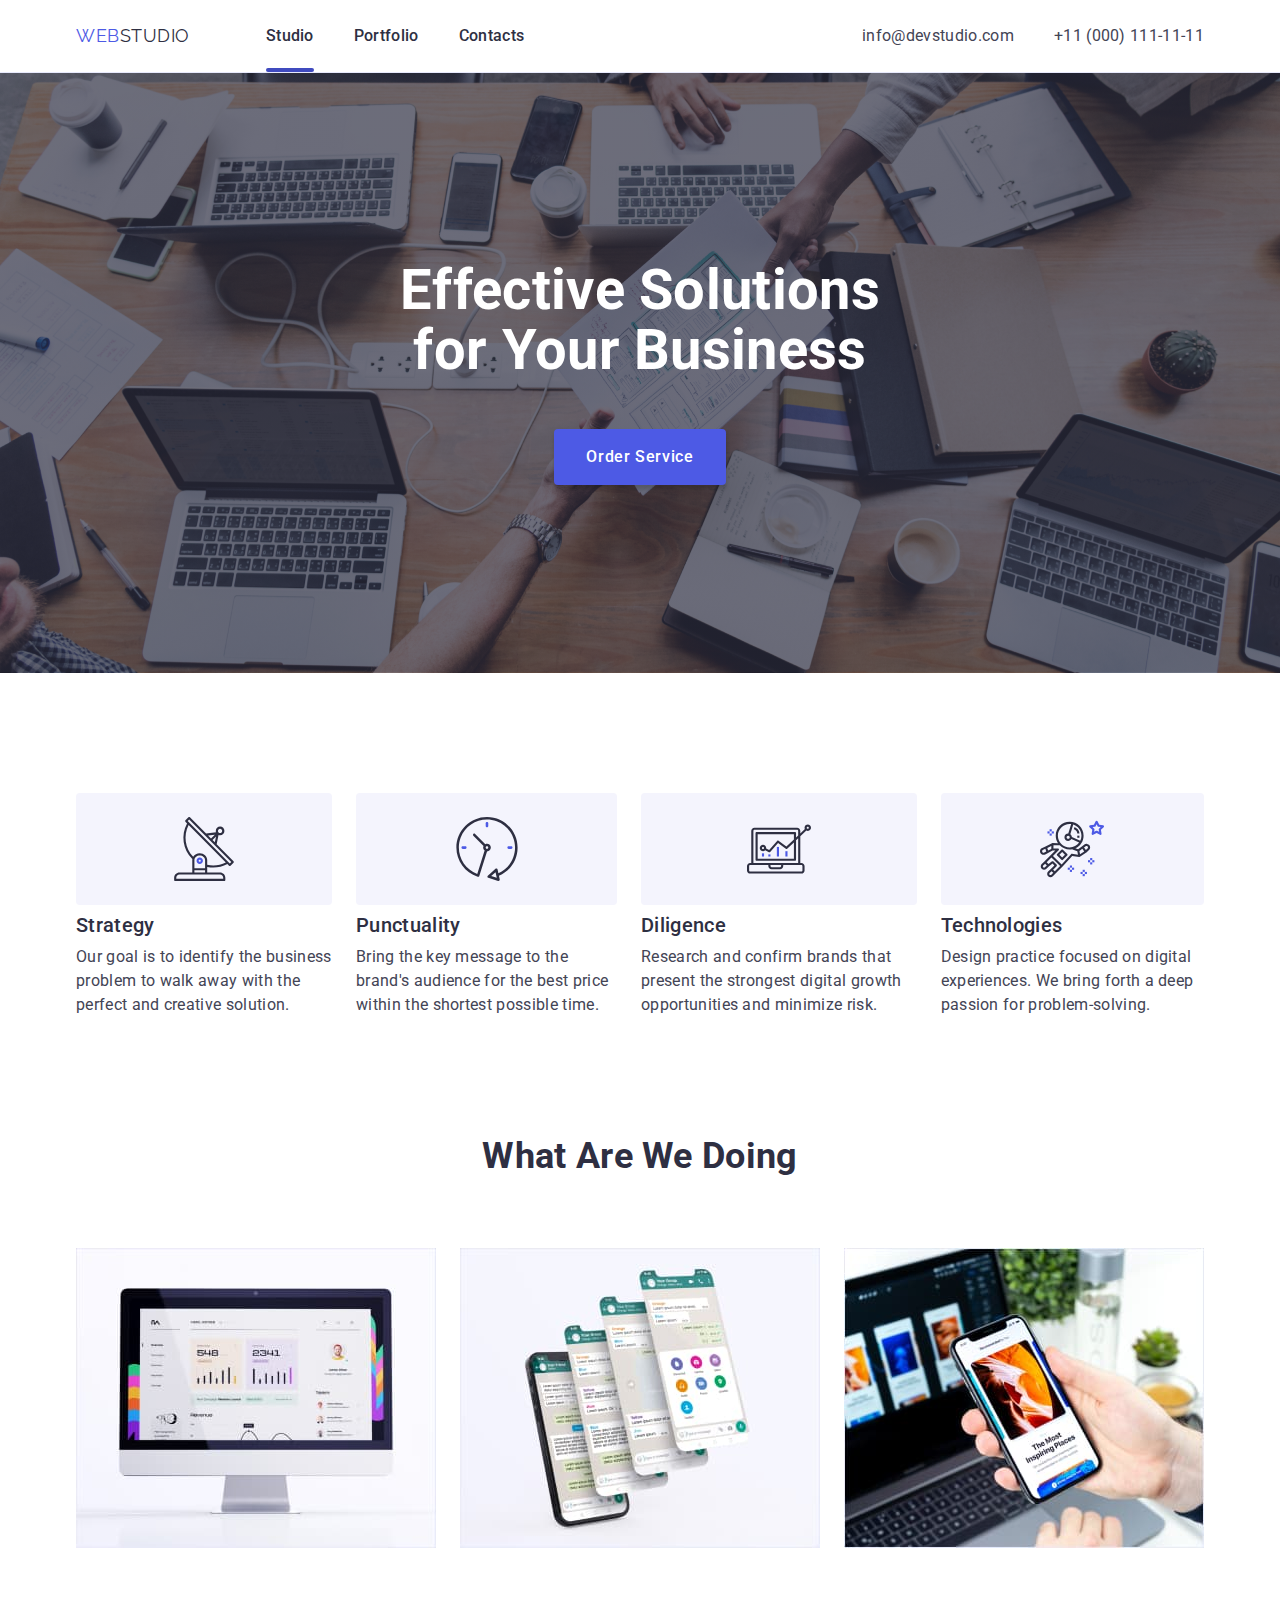
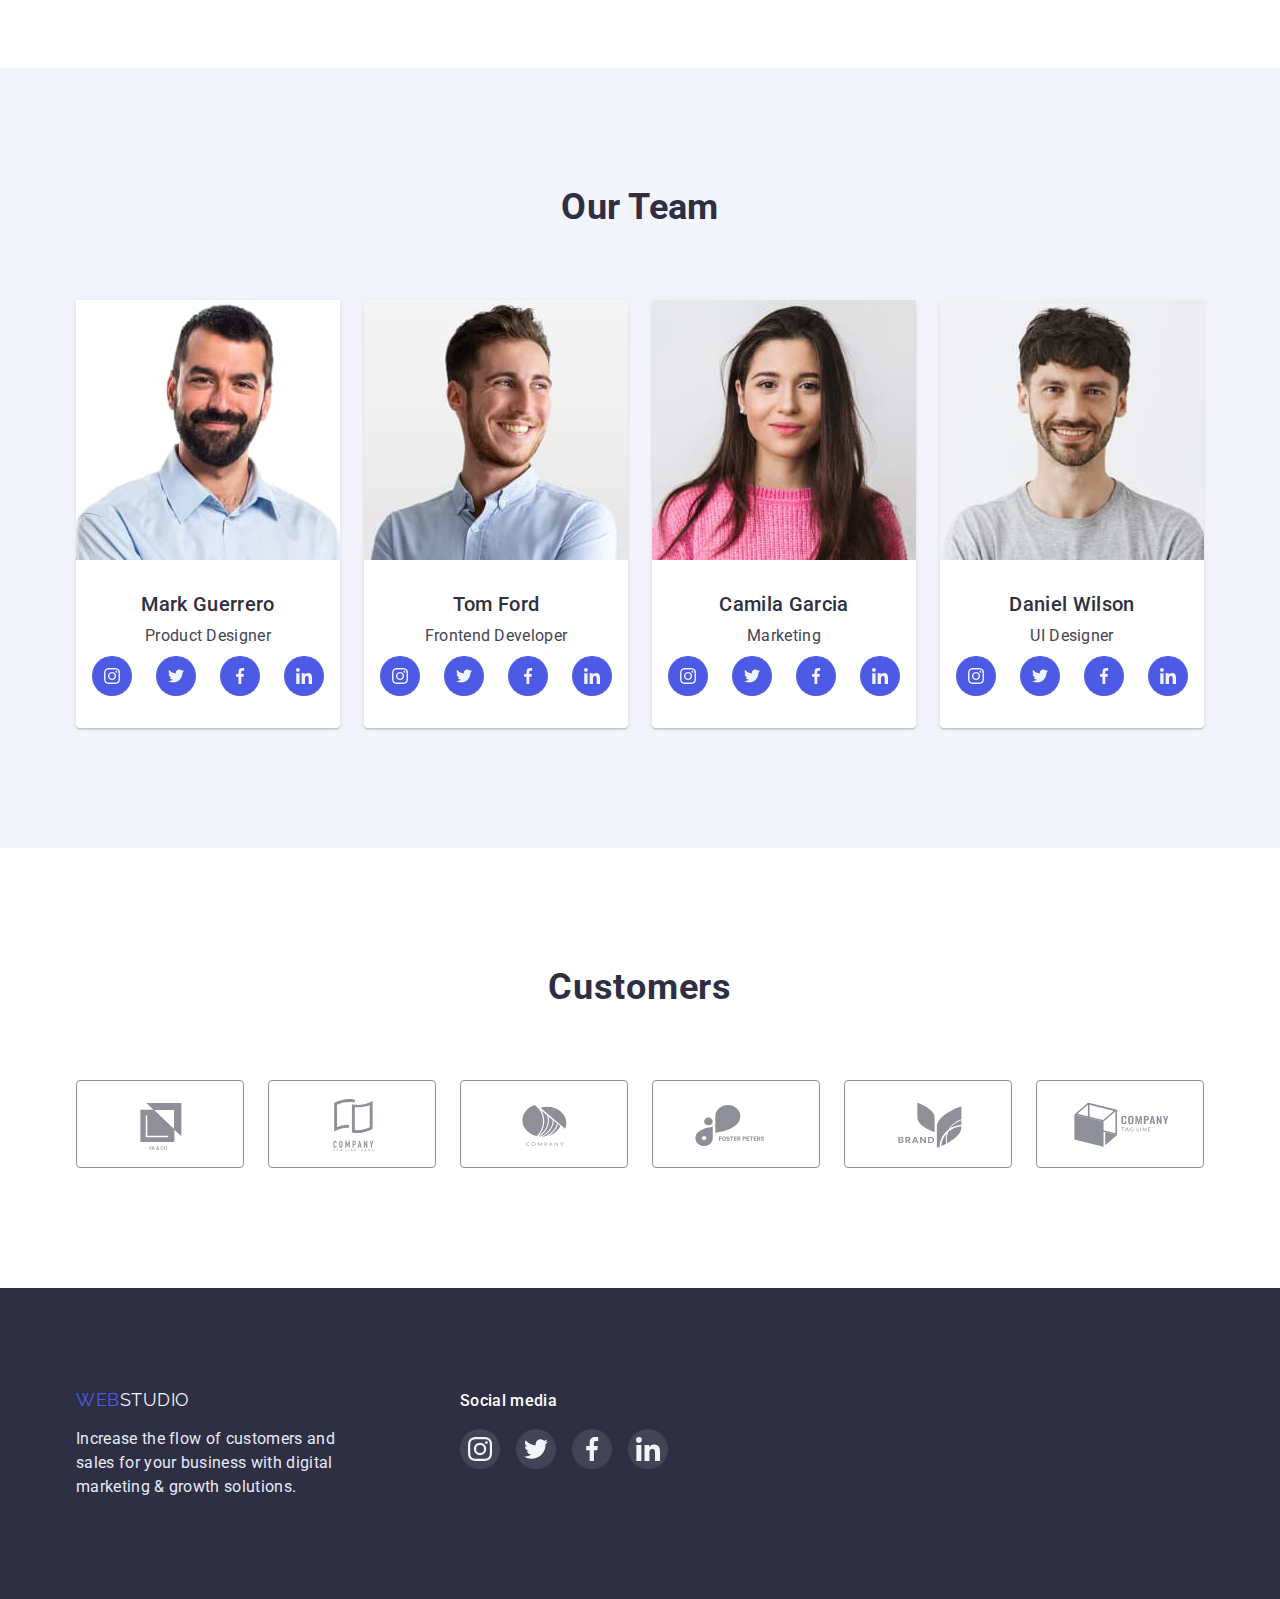
<file: index.html>
<!DOCTYPE html>
<html lang="en">
  <head>
    <meta charset="UTF-8" />
    <meta http-equiv="X-UA-Compatible" content="IE=edge" />
    <meta name="viewport" content="width=device-width, initial-scale=1.0" />
    <title>Studio</title>
    <link rel="preconnect" href="https://fonts.googleapis.com" />
    <link rel="preconnect" href="https://fonts.gstatic.com" crossorigin />
    <link
      href="https://fonts.googleapis.com/css2?family=Raleway:wght@800&family=Roboto:wght@400;500;700;900&display=swap"
      rel="stylesheet"
    />
    <link
      rel="stylesheet"
      href="https://cdn.jsdelivr.net/npm/modern-normalize@1.1.0/modern-normalize.min.css"
    />
    <link
      rel="stylesheet"
      href="https://cdnjs.cloudflare.com/ajax/libs/animate.css/4.1.1/animate.min.css"
    />
    <link href="https://unpkg.com/aos@2.3.1/dist/aos.css" rel="stylesheet" />
    <link rel="stylesheet" href="./css/styles.css" />
  </head>
  <body>
    <!-- Header -->
    <header class="header">
      <div class="container header-box">
        <!-- Navigation -->
        <nav class="navigation">
          <a href="./index.html" class="logo"
            >Web<span class="logo-header">Studio</span></a
          >
          <ul class="menu list">
            <li class="menu-item">
              <a href="./index.html" class="menu-link nav-index">Studio</a>
            </li>
            <li class="menu-item">
              <a href="./portfolio.html" class="menu-link">Portfolio</a>
            </li>
            <li class="menu-item">
              <a href="#" class="menu-link">Contacts</a>
            </li>
          </ul>
        </nav>
        <!-- Contacts -->
        <address class="contacts-box">
          <ul class="contacts list">
            <li class="contacts-item">
              <a href="mailto:info@devstudio.com" class="contacts-link"
                >info@devstudio.com</a
              >
            </li>
            <li class="contacts-item">
              <a href="tel:+110001111111" class="contacts-link"
                >+11 (000) 111-11-11</a
              >
            </li>
          </ul>
        </address>
      </div>
    </header>
    <main>
      <!-- Hero -->
      <section class="hero">
        <div class="container">
          <h1 class="hero-title">Effective Solutions for Your Business</h1>
          <button data-modal-open type="button" class="button hero-btn">
            Order Service
          </button>
        </div>
      </section>
      <!-- Features -->
      <section class="section features">
        <div class="container">
          <h2 class="section-title visually-hidden">Our Features</h2>
          <ul class="features-list list">
            <li class="features-list-item icon-antenna">
              <h3 class="features-list-title">Strategy</h3>
              <p class="features-list-text">
                Our goal is to identify the business problem to walk away with
                the perfect and creative solution.
              </p>
            </li>
            <li class="features-list-item icon-clock">
              <h3 class="features-list-title">Punctuality</h3>
              <p class="features-list-text">
                Bring the key message to the brand's audience for the best price
                within the shortest possible time.
              </p>
            </li>
            <li class="features-list-item icon-diagram">
              <h3 class="features-list-title">Diligence</h3>
              <p class="features-list-text">
                Research and confirm brands that present the strongest digital
                growth opportunities and minimize risk.
              </p>
            </li>
            <li class="features-list-item icon-astronaut">
              <h3 class="features-list-title">Technologies</h3>
              <p class="features-list-text">
                Design practice focused on digital experiences. We bring forth a
                deep passion for problem-solving.
              </p>
            </li>
          </ul>
        </div>
      </section>
      <!-- Work -->
      <section class="section work">
        <div class="container">
          <h2 class="section-title">What are we doing</h2>
          <ul class="work-list list">
            <li class="work-list-item">
              <img
                src="./images/monitor.jpg"
                alt="monitor"
                width="360"
                height="300"
              />
            </li>
            <li class="work-list-item">
              <img
                src="./images/telephone.jpg"
                alt="cellphone"
                width="360"
                height="300"
              />
            </li>
            <li class="work-list-item">
              <img
                src="./images/application.jpg"
                alt="laptop and cellphone"
                width="360"
                height="300"
              />
            </li>
          </ul>
        </div>
      </section>
      <!-- Our Team -->
      <section class="section team">
        <div class="container">
          <h2 class="section-title">Our Team</h2>
          <ul class="team-list list">
            <li class="team-list-item">
              <img
                src="./images/MarkGuerrero.jpg"
                alt="middle-aged man with beard"
                width="264"
                height="260"
              />
              <div class="team-desc">
                <h3 class="team-list-title">Mark Guerrero</h3>
                <p class="team-list-text">Product Designer</p>

                <ul class="team-soc-list list">
                  <li class="team-soc-item">
                    <a href="" class="team-soc-link link"
                      ><svg width="16" height="16" class="team-soc-icon">
                        <use
                          href="./images/svg-icons/icons.svg#icon-instagram"
                        ></use>
                      </svg>
                    </a>
                  </li>
                  <li class="team-soc-item">
                    <a href="" class="team-soc-link link"
                      ><svg width="16" height="16" class="team-soc-icon">
                        <use
                          href="./images/svg-icons/icons.svg#icon-twitter"
                        ></use>
                      </svg>
                    </a>
                  </li>
                  <li class="team-soc-item">
                    <a href="" class="team-soc-link link"
                      ><svg width="16" height="16" class="team-soc-icon">
                        <use
                          href="./images/svg-icons/icons.svg#icon-facebook"
                        ></use>
                      </svg>
                    </a>
                  </li>
                  <li class="team-soc-item">
                    <a href="" class="team-soc-link link"
                      ><svg width="16" height="16" class="team-soc-icon">
                        <use
                          href="./images/svg-icons/icons.svg#icon-linkedin"
                        ></use>
                      </svg>
                    </a>
                  </li>
                </ul>
              </div>
            </li>
            <li class="team-list-item">
              <img
                src="./images/TomFord.jpg"
                alt="young smiling man in shirt"
                width="264"
                height="260"
              />
              <div class="team-desc">
                <h3 class="team-list-title">Tom Ford</h3>
                <p class="team-list-text">Frontend Developer</p>

                <ul class="team-soc-list list">
                  <li class="team-soc-item">
                    <a href="" class="team-soc-link link"
                      ><svg width="16" height="16" class="team-soc-icon">
                        <use
                          href="./images/svg-icons/icons.svg#icon-instagram"
                        ></use>
                      </svg>
                    </a>
                  </li>
                  <li class="team-soc-item">
                    <a href="" class="team-soc-link link"
                      ><svg width="16" height="16" class="team-soc-icon">
                        <use
                          href="./images/svg-icons/icons.svg#icon-twitter"
                        ></use>
                      </svg>
                    </a>
                  </li>
                  <li class="team-soc-item">
                    <a href="" class="team-soc-link link"
                      ><svg width="16" height="16" class="team-soc-icon">
                        <use
                          href="./images/svg-icons/icons.svg#icon-facebook"
                        ></use>
                      </svg>
                    </a>
                  </li>
                  <li class="team-soc-item">
                    <a href="" class="team-soc-link link"
                      ><svg width="16" height="16" class="team-soc-icon">
                        <use
                          href="./images/svg-icons/icons.svg#icon-linkedin"
                        ></use>
                      </svg>
                    </a>
                  </li>
                </ul>
              </div>
            </li>
            <li class="team-list-item">
              <img
                src="./images/CamilaGarcia.jpg"
                alt="young girl in a pink sweater"
                width="264"
                height="260"
              />
              <div class="team-desc">
                <h3 class="team-list-title">Camila Garcia</h3>
                <p class="team-list-text">Marketing</p>

                <ul class="team-soc-list list">
                  <li class="team-soc-item">
                    <a href="" class="team-soc-link link"
                      ><svg width="16" height="16" class="team-soc-icon">
                        <use
                          href="./images/svg-icons/icons.svg#icon-instagram"
                        ></use>
                      </svg>
                    </a>
                  </li>
                  <li class="team-soc-item">
                    <a href="" class="team-soc-link link"
                      ><svg width="16" height="16" class="team-soc-icon">
                        <use
                          href="./images/svg-icons/icons.svg#icon-twitter"
                        ></use>
                      </svg>
                    </a>
                  </li>
                  <li class="team-soc-item">
                    <a href="" class="team-soc-link link"
                      ><svg width="16" height="16" class="team-soc-icon">
                        <use
                          href="./images/svg-icons/icons.svg#icon-facebook"
                        ></use>
                      </svg>
                    </a>
                  </li>
                  <li class="team-soc-item">
                    <a href="" class="team-soc-link link"
                      ><svg width="16" height="16" class="team-soc-icon">
                        <use
                          href="./images/svg-icons/icons.svg#icon-linkedin"
                        ></use>
                      </svg>
                    </a>
                  </li>
                </ul>
              </div>
            </li>
            <li class="team-list-item">
              <img
                src="./images/DanielWilson.jpg"
                alt="young smiling man in t-shirt"
                width="264"
                height="260"
              />
              <div class="team-desc">
                <h3 class="team-list-title">Daniel Wilson</h3>
                <p class="team-list-text">UI Designer</p>

                <ul class="team-soc-list list">
                  <li class="team-soc-item">
                    <a href="" class="team-soc-link link"
                      ><svg width="16" height="16" class="team-soc-icon">
                        <use
                          href="./images/svg-icons/icons.svg#icon-instagram"
                        ></use>
                      </svg>
                    </a>
                  </li>
                  <li class="team-soc-item">
                    <a href="" class="team-soc-link link"
                      ><svg width="16" height="16" class="team-soc-icon">
                        <use
                          href="./images/svg-icons/icons.svg#icon-twitter"
                        ></use>
                      </svg>
                    </a>
                  </li>
                  <li class="team-soc-item">
                    <a href="" class="team-soc-link link"
                      ><svg width="16" height="16" class="team-soc-icon">
                        <use
                          href="./images/svg-icons/icons.svg#icon-facebook"
                        ></use>
                      </svg>
                    </a>
                  </li>
                  <li class="team-soc-item">
                    <a href="" class="team-soc-link link"
                      ><svg width="16" height="16" class="team-soc-icon">
                        <use
                          href="./images/svg-icons/icons.svg#icon-linkedin"
                        ></use>
                      </svg>
                    </a>
                  </li>
                </ul>
              </div>
            </li>
          </ul>
        </div>
      </section>
      <!-- Section Customers -->
      <section class="section customers">
        <div class="container">
          <h2 class="section-title">Customers</h2>

          <ul class="customers-list list">
            <li class="customers-item">
              <a href="" class="customers-link link"
                ><svg width="104" height="56" class="customers-icon">
                  <use href="./images/svg-icons/icons.svg#icon-yaco"></use>
                </svg>
              </a>
            </li>
            <li class="customers-item">
              <a href="" class="customers-link link"
                ><svg width="104" height="56" class="customers-icon">
                  <use
                    href="./images/svg-icons/icons.svg#icon-company-tagline-here"
                  ></use>
                </svg>
              </a>
            </li>
            <li class="customers-item">
              <a href="" class="customers-link link"
                ><svg width="104" height="56" class="customers-icon">
                  <use href="./images/svg-icons/icons.svg#icon-company"></use>
                </svg>
              </a>
            </li>
            <li class="customers-item">
              <a href="" class="customers-link link"
                ><svg width="104" height="56" class="customers-icon">
                  <use
                    href="./images/svg-icons/icons.svg#icon-foster-peters"
                  ></use>
                </svg>
              </a>
            </li>
            <li class="customers-item">
              <a href="" class="customers-link link"
                ><svg width="104" height="56" class="customers-icon">
                  <use href="./images/svg-icons/icons.svg#icon-brand"></use>
                </svg>
              </a>
            </li>
            <li class="customers-item">
              <a href="" class="customers-link link"
                ><svg width="104" height="56" class="customers-icon">
                  <use
                    href="./images/svg-icons/icons.svg#icon-company-tagline"
                  ></use>
                </svg>
              </a>
            </li>
          </ul>
        </div>
      </section>
    </main>
    <!-- Footer-->
    <footer class="footer">
      <div class="container footer-box">
        <div class="footer-desc">
          <a href="./index.html" class="logo"
            >Web<span class="logo-footer">Studio</span></a
          >
          <p class="footer-text">
            Increase the flow of customers and sales for your business with
            digital marketing & growth solutions.
          </p>
        </div>
        <!-- Social -->
        <div class="social-links">
          <h4 class="social-list-title">Social media</h4>
          <ul class="social-list list">
            <li class="social-list-item">
              <a class="social-list-link" href="#" aria-label="instagram">
                <svg class="social-list-icon" width="24" height="24">
                  <use
                    href="./images/svg-icons/icons.svg#icon-footer-instagram"
                  ></use>
                </svg>
              </a>
            </li>
            <li class="social-list-item">
              <a class="social-list-link" href="#" aria-label="twitter">
                <svg class="social-list-icon" width="24" height="24">
                  <use
                    href="./images/svg-icons/icons.svg#icon-footer-twitter"
                  ></use>
                </svg>
              </a>
            </li>
            <li class="social-list-item">
              <a class="social-list-link" href="#" aria-label="facebook">
                <svg class="social-list-icon" width="24" height="24">
                  <use
                    href="./images/svg-icons/icons.svg#icon-footer-facebook"
                  ></use>
                </svg>
              </a>
            </li>
            <li class="social-list-item">
              <a class="social-list-link" href="#" aria-label="linkedin">
                <svg class="social-list-icon" width="24" height="24">
                  <use
                    href="./images/svg-icons/icons.svg#icon-footer-linkedin"
                  ></use>
                </svg>
              </a>
            </li>
          </ul>
        </div>
      </div>
    </footer>

    <div class="backdrop is-hidden" data-modal>
      <div class="modal">
        <button type="button" class="modal-close" data-modal-close>
          <svg class="modal-svg" width="8" height="8">
            <use
              href="./images/svg-icons/close.svg#icon-close-black-18dp-2-1"
            ></use>
          </svg>
        </button>
      </div>
    </div>
    <!-- Scripts -->
    <script src="https://unpkg.com/aos@2.3.1/dist/aos.js"></script>
    <script>
      AOS.init();
    </script>
    <script src="./js/modal.js"></script>
  </body>
</html>
</file>
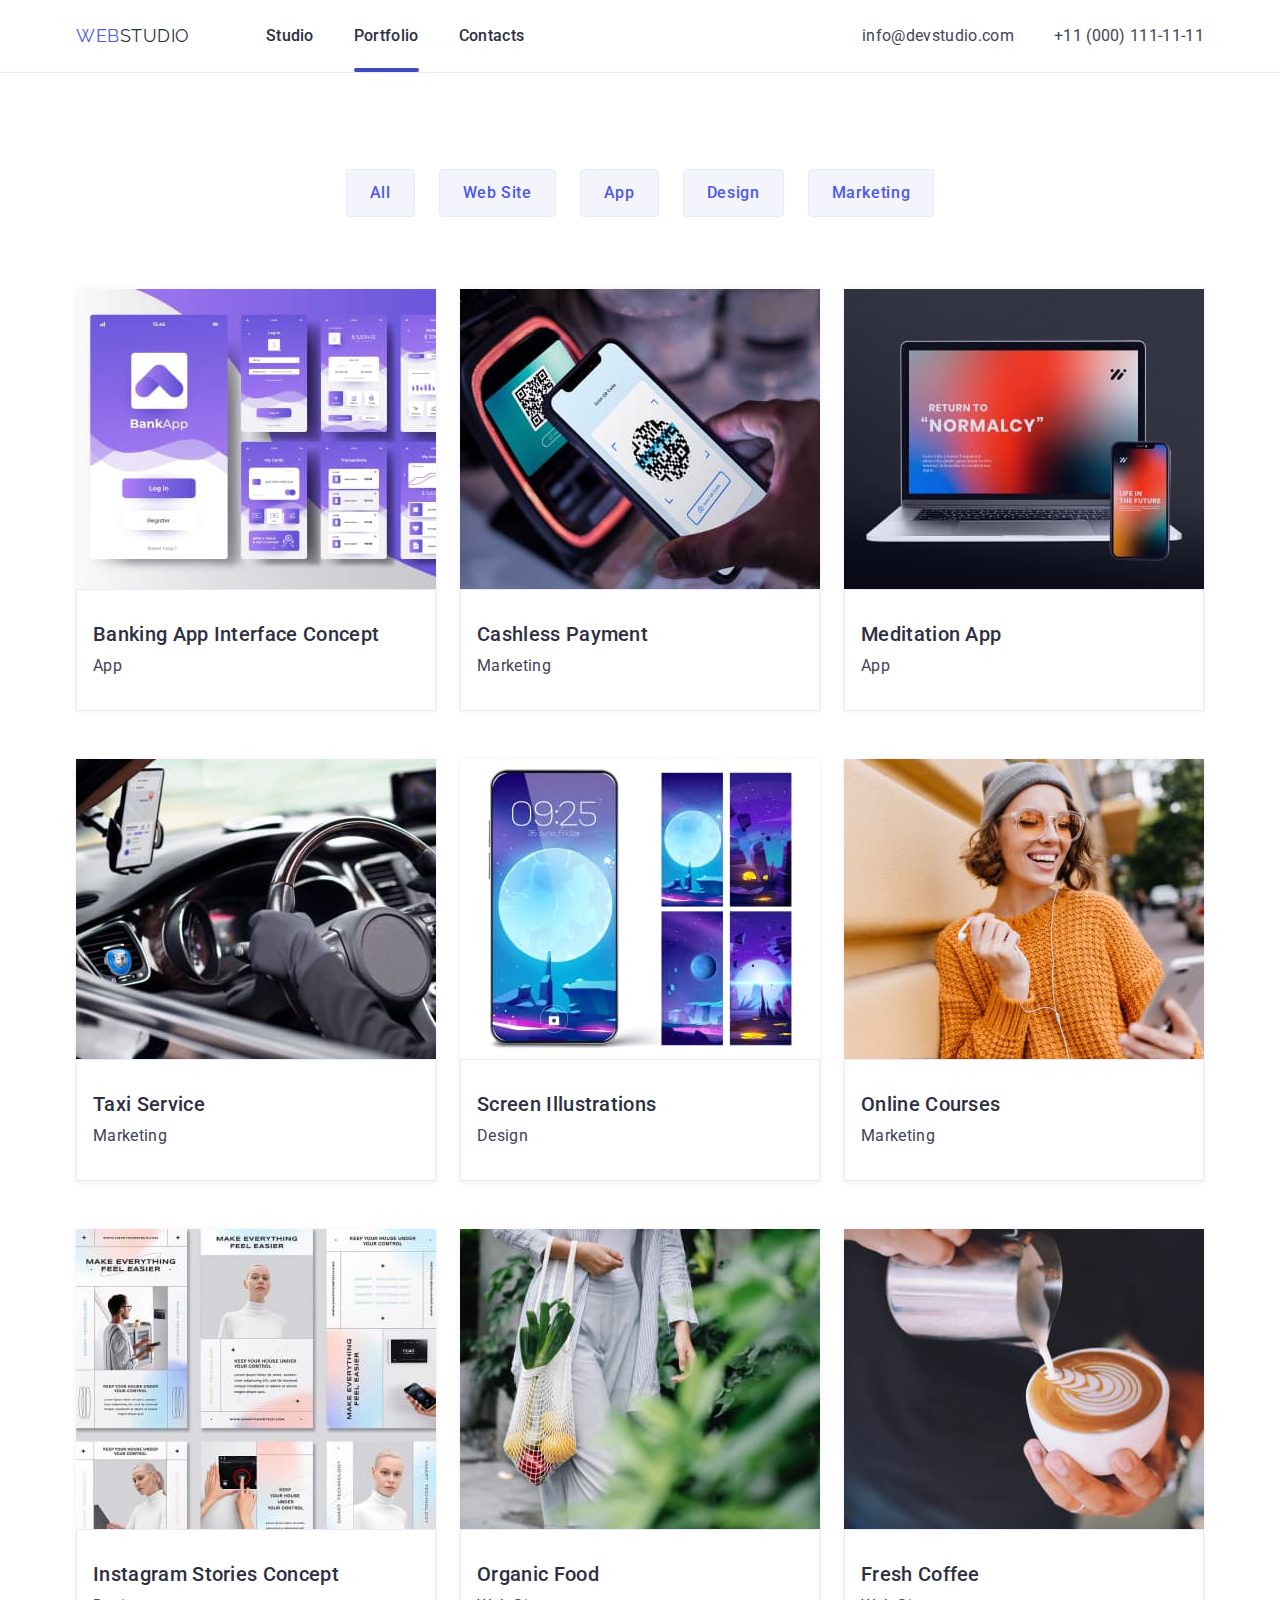
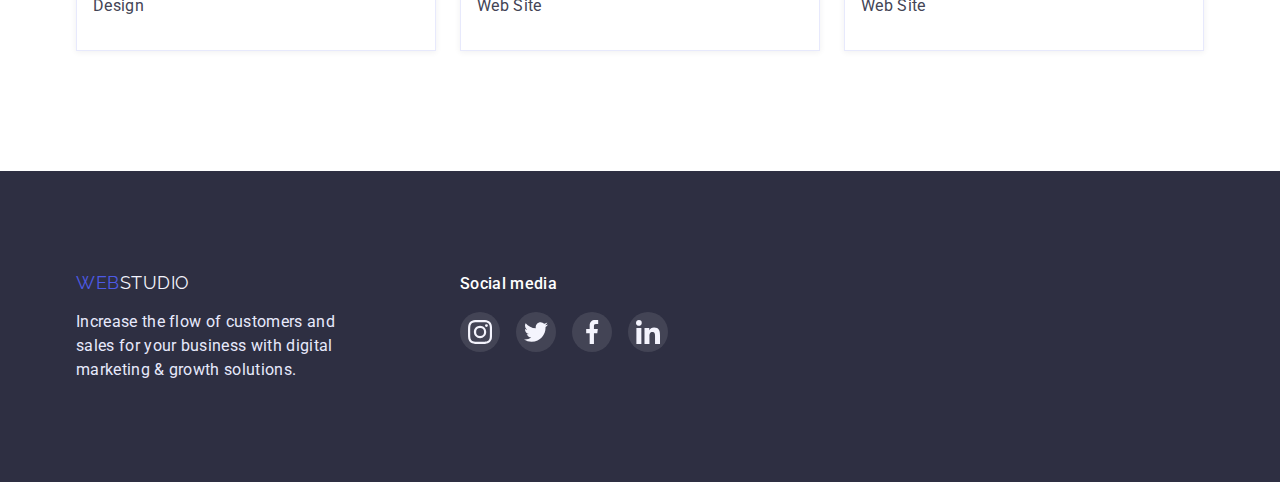
<file: portfolio.html>
<!DOCTYPE html>
<html lang="en">
  <head>
    <meta charset="UTF-8" />
    <meta http-equiv="X-UA-Compatible" content="IE=edge" />
    <meta name="viewport" content="width=device-width, initial-scale=1.0" />
    <title>Portfolio</title>
    <link rel="preconnect" href="https://fonts.googleapis.com" />
    <link rel="preconnect" href="https://fonts.gstatic.com" crossorigin />
    <link
      href="https://fonts.googleapis.com/css2?family=Raleway:wght@800&family=Roboto:wght@400;500;700;900&display=swap"
      rel="stylesheet"
    />
    <link
      rel="stylesheet"
      href="https://cdn.jsdelivr.net/npm/modern-normalize@1.1.0/modern-normalize.min.css"
    />
    <link rel="stylesheet" href="./css/styles.css" />
  </head>
  <body>
    <!-- Header -->
    <header class="header">
      <div class="container header-box">
        <!-- Navigation -->
        <nav class="navigation">
          <a href="./index.html" class="logo"
            >Web<span class="logo-header">Studio</span></a
          >
          <ul class="menu list">
            <li class="menu-item">
              <a href="./index.html" class="menu-link">Studio</a>
            </li>
            <li class="menu-item">
              <a href="./portfolio.html" class="menu-link nav-index"
                >Portfolio</a
              >
            </li>
            <li class="menu-item">
              <a href="#" class="menu-link">Contacts</a>
            </li>
          </ul>
        </nav>
        <!-- Contacts -->
        <address class="contacts-box">
          <ul class="contacts list">
            <li class="contacts-item">
              <a href="mailto:info@devstudio.com" class="contacts-link"
                >info@devstudio.com</a
              >
            </li>
            <li class="contacts-item">
              <a href="tel:+110001111111" class="contacts-link"
                >+11 (000) 111-11-11</a
              >
            </li>
          </ul>
        </address>
      </div>
    </header>
    <main>
      <!--Portfolio-->
      <section class="section portfolio">
        <div class="container">
          <h1 class="portfolio-title visually-hidden">Portfolio</h1>
          <!-- Buttons -->
          <ul class="filter list">
            <li class="filter-item">
              <button type="button" class="button filter-btn">All</button>
            </li>
            <li class="filter-item">
              <button type="button" class="button filter-btn">Web Site</button>
            </li>
            <li class="filter-item">
              <button type="button" class="button filter-btn">App</button>
            </li>
            <li class="filter-item">
              <button type="button" class="button filter-btn">Design</button>
            </li>
            <li class="filter-item">
              <button type="button" class="button filter-btn">Marketing</button>
            </li>
          </ul>
          <!-- Portfolio list -->
          <ul class="portfolio-list list">
            <li class="portfolio-list-item">
              <a class="portfolio-item link" href="">
                <div class="portfolio-item-img-wrapper">
                  <img
                    src="./images/portfolio_img/bank.jpg"
                    alt="Banking App"
                    width="360"
                    height="300"
                  />
                  <p class="overlay">
                    14 Stylish and User-Friendly App Design Concepts · Task
                    Manager App · Calorie Tracker App · Exotic Fruit Ecommerce
                    App · Cloud Storage App
                  </p>
                </div>
                <div class="wrapper">
                  <h2 class="portfolio-list-title">
                    Banking App Interface Concept
                  </h2>
                  <p class="portfolio-list-text">App</p>
                </div>
              </a>
            </li>
            <li class="portfolio-list-item">
              <a class="portfolio-item link" href="">
                <div class="portfolio-item-img-wrapper">
                  <img
                    src="./images/portfolio_img/payment.jpg"
                    alt="mobile phone is reading QR code"
                    width="360"
                    height="300"
                  />
                  <p class="overlay">
                    14 Stylish and User-Friendly App Design Concepts · Task
                    Manager App · Calorie Tracker App · Exotic Fruit Ecommerce
                    App · Cloud Storage App
                  </p>
                </div>
                <div class="wrapper">
                  <h2 class="portfolio-list-title">Cashless Payment</h2>
                  <p class="portfolio-list-text">Marketing</p>
                </div>
              </a>
            </li>
            <li class="portfolio-list-item">
              <a class="portfolio-item link" href="">
                <div class="portfolio-item-img-wrapper">
                  <img
                    src="./images/portfolio_img/app.jpg"
                    alt="laptop and cellphone"
                    width="360"
                    height="300"
                  />
                  <p class="overlay">
                    14 Stylish and User-Friendly App Design Concepts · Task
                    Manager App · Calorie Tracker App · Exotic Fruit Ecommerce
                    App · Cloud Storage App
                  </p>
                </div>
                <div class="wrapper">
                  <h2 class="portfolio-list-title">Meditation App</h2>
                  <p class="portfolio-list-text">App</p>
                </div>
              </a>
            </li>
            <li class="portfolio-list-item">
              <a class="portfolio-item link" href="">
                <div class="portfolio-item-img-wrapper">
                  <img
                    src="./images/portfolio_img/taxi.jpg"
                    alt="a person driving a car"
                    width="360"
                    height="300"
                  />
                  <p class="overlay">
                    14 Stylish and User-Friendly App Design Concepts · Task
                    Manager App · Calorie Tracker App · Exotic Fruit Ecommerce
                    App · Cloud Storage App
                  </p>
                </div>
                <div class="wrapper">
                  <h2 class="portfolio-list-title">Taxi Service</h2>
                  <p class="portfolio-list-text">Marketing</p>
                </div>
              </a>
            </li>
            <li class="portfolio-list-item">
              <a class="portfolio-item link" href="">
                <div class="portfolio-item-img-wrapper">
                  <img
                    src="./images/portfolio_img/screen.jpg"
                    alt="Screen Illustrations"
                    width="360"
                    height="300"
                  />
                  <p class="overlay">
                    14 Stylish and User-Friendly App Design Concepts · Task
                    Manager App · Calorie Tracker App · Exotic Fruit Ecommerce
                    App · Cloud Storage App
                  </p>
                </div>
                <div class="wrapper">
                  <h2 class="portfolio-list-title">Screen Illustrations</h2>
                  <p class="portfolio-list-text">Design</p>
                </div>
              </a>
            </li>
            <li class="portfolio-list-item">
              <a class="portfolio-item link" href="">
                <div class="portfolio-item-img-wrapper">
                  <img
                    src="./images/portfolio_img/online.jpg"
                    alt="smiling girl looks at the sellphone"
                    width="360"
                    height="300"
                  />
                  <p class="overlay">
                    14 Stylish and User-Friendly App Design Concepts · Task
                    Manager App · Calorie Tracker App · Exotic Fruit Ecommerce
                    App · Cloud Storage App
                  </p>
                </div>
                <div class="wrapper">
                  <h2 class="portfolio-list-title">Online Courses</h2>
                  <p class="portfolio-list-text">Marketing</p>
                </div>
              </a>
            </li>
            <li class="portfolio-list-item">
              <a class="portfolio-item link" href="">
                <div class="portfolio-item-img-wrapper">
                  <img
                    src="./images/portfolio_img/insta.jpg"
                    alt="smart home technology"
                    width="360"
                    height="300"
                  />
                  <p class="overlay">
                    14 Stylish and User-Friendly App Design Concepts · Task
                    Manager App · Calorie Tracker App · Exotic Fruit Ecommerce
                    App · Cloud Storage App
                  </p>
                </div>
                <div class="wrapper">
                  <h2 class="portfolio-list-title">
                    Instagram Stories Concept
                  </h2>
                  <p class="portfolio-list-text">Design</p>
                </div>
              </a>
            </li>
            <li class="portfolio-list-item">
              <a class="portfolio-item link" href="">
                <div class="portfolio-item-img-wrapper">
                  <img
                    src="./images/portfolio_img/food.jpg"
                    alt="a woman carries a bag of vegetables"
                    width="360"
                    height="300"
                  />
                  <p class="overlay">
                    14 Stylish and User-Friendly App Design Concepts · Task
                    Manager App · Calorie Tracker App · Exotic Fruit Ecommerce
                    App · Cloud Storage App
                  </p>
                </div>
                <div class="wrapper">
                  <h2 class="portfolio-list-title">Organic Food</h2>
                  <p class="portfolio-list-text">Web Site</p>
                </div>
              </a>
            </li>
            <li class="portfolio-list-item">
              <a class="portfolio-item link" href="">
                <div class="portfolio-item-img-wrapper">
                  <img
                    src="./images/portfolio_img/coffee.jpg"
                    alt="the man pours milk into the coffee"
                    width="360"
                    height="300"
                  />
                  <p class="overlay">
                    14 Stylish and User-Friendly App Design Concepts · Task
                    Manager App · Calorie Tracker App · Exotic Fruit Ecommerce
                    App · Cloud Storage App
                  </p>
                </div>
                <div class="wrapper">
                  <h2 class="portfolio-list-title">Fresh Coffee</h2>
                  <p class="portfolio-list-text">Web Site</p>
                </div>
              </a>
            </li>
          </ul>
        </div>
      </section>
    </main>
    <!-- Footer-->
    <footer class="footer">
      <div class="container footer-box">
        <div class="footer-desc">
          <a href="./index.html" class="logo"
            >Web<span class="logo-footer">Studio</span></a
          >
          <p class="footer-text">
            Increase the flow of customers and sales for your business with
            digital marketing & growth solutions.
          </p>
        </div>
        <!-- social -->
        <div class="social-links">
          <h4 class="social-list-title">Social media</h4>
          <ul class="social-list list">
            <li class="social-list-item">
              <a class="social-list-link" href="#" aria-label="instagram">
                <svg class="social-list-icon" width="24" height="24">
                  <use
                    href="./images/svg-icons/icons.svg#icon-footer-instagram"
                  ></use>
                </svg>
              </a>
            </li>
            <li class="social-list-item">
              <a class="social-list-link" href="#" aria-label="twitter">
                <svg class="social-list-icon" width="24" height="24">
                  <use
                    href="./images/svg-icons/icons.svg#icon-footer-twitter"
                  ></use>
                </svg>
              </a>
            </li>
            <li class="social-list-item">
              <a class="social-list-link" href="#" aria-label="facebook">
                <svg class="social-list-icon" width="24" height="24">
                  <use
                    href="./images/svg-icons/icons.svg#icon-footer-facebook"
                  ></use>
                </svg>
              </a>
            </li>
            <li class="social-list-item">
              <a class="social-list-link" href="#" aria-label="linkedin">
                <svg class="social-list-icon" width="24" height="24">
                  <use
                    href="./images/svg-icons/icons.svg#icon-footer-linkedin"
                  ></use>
                </svg>
              </a>
            </li>
          </ul>
        </div>
      </div>
    </footer>
  </body>
</html>
</file>
<file: css/styles.css>
:root {
  --primary-text-color: #434455;
  --title-color: #2e2f42;
  --accent-color: #4d5ae5;
  --white-color: #ffffff;
  --color-cloud: #f4f4fd;
  --color-cornflower: #e7e9fc;
  --hover-color: #404bbf;
  --company-logo-color: #8e8f99;
  --transition-var: 250ms cubic-bezier(0.4, 0, 0.2, 1);
  --background-modal: #fcfcfc;
}

body {
  background-color: var(--white-color);
  color: var(--primary-text-color);
  font-family: "Roboto", sans-serif;
  letter-spacing: 0.02em;
}

h1,
h2,
h3,
h4,
h5,
h6,
p {
  margin-top: 0;
  margin-bottom: 0;
}

ul {
  margin-top: 0;
  margin-bottom: 0;
  padding-left: 0;
}

img {
  max-width: 100%;
  height: auto;
  display: block;
}

.list {
  list-style: none;
}

/*========================Components========================*/

.visually-hidden {
  position: absolute;
  width: 1px;
  height: 1px;
  margin: -1px;
  border: 0;
  padding: 0;

  white-space: nowrap;
  clip-path: inset(100%);
  clip: rect(0 0 0 0);
  overflow: hidden;
}

.container {
  width: 1158px;
  padding: 0 15px;
  margin-left: auto;
  margin-right: auto;
}

.menu-link.current {
  color: var(--hover-color);
  position: relative;
}

.menu-item:not(:last-child),
.contacts-item:not(:last-child) {
  margin-right: 40px;
}

.button {
  font-weight: 500;
  font-size: 16px;
  line-height: 1.5;
  letter-spacing: 0.04em;
  border-radius: 4px;
  cursor: pointer;
}

.logo {
  color: var(--accent-color);
  font-family: "Raleway", sans-serif;
  font-size: 18px;
  line-height: 1.3;
  letter-spacing: 0.03em;
  text-decoration: none;
  text-transform: uppercase;
}

.menu-link,
.contacts-link {
  display: block;
  padding-top: 24px;
  padding-bottom: 24px;
  transition: var(--transition-var);
  text-decoration: none;
  line-height: 1.5;
}

.section {
  padding-top: 120px;
  padding-bottom: 120px;
}

.section-title {
  margin-bottom: 72px;

  color: var(--title-color);
  font-size: 36px;
  line-height: 1.1;
  text-align: center;
  text-transform: capitalize;
}

.features-list,
.work-list,
.team-list {
  display: flex;
  gap: 24px;
}

.features-list-title,
.team-list-title,
.portfolio-list-title {
  color: var(--title-color);
  font-weight: 500;
  font-size: 20px;
  line-height: 1.2;
}

.team-list-title,
.portfolio-list-title,
.features-list-title {
  margin-bottom: 8px;
}

.features-list-text,
.team-list-text,
.portfolio-list-text {
  line-height: 1.5;
}

/*========================Header========================*/

.header {
  border-bottom: 1px solid var(--color-cornflower);
}

.header-box {
  display: flex;
}

.logo-header {
  color: var(--title-color);
}

/*========================Menu========================*/
.navigation {
  display: flex;
  align-items: center;
}

.menu {
  display: flex;
  margin-left: 76px;
}

.nav-index::after {
  position: absolute;
  content: "";
  display: block;
  width: 100%;
  height: 4px;
  margin: 0 auto;
  left: 0;
  bottom: 0;
  background-color: var(--hover-color);
  border-radius: 2px;
}
.menu-link {
  color: var(--title-color);
  font-weight: 500;
  transition: var(--transition-var);
}
.menu-item {
  position: relative;
  display: block;
}
.menu-link:hover,
.menu-link:focus {
  color: var(--hover-color);
  content: "";
}

/* Contacts */

.contacts-box {
  margin-left: auto;
}

.contacts {
  display: flex;
}

.contacts-link {
  color: var(--primary-text-color);
  font-style: normal;
}

.contacts-link:hover,
.contacts-link:focus {
  color: var(--hover-color);
  content: "";
}

/*========================Hero========================*/
.hero {
  padding-top: 188px;
  padding-bottom: 188px;
  text-align: center;
  max-width: 1440px;
  margin: 0 auto;

  background-color: var(--title-color);
  background-image: linear-gradient(
      rgba(46, 47, 66, 0.7),
      rgba(46, 47, 66, 0.7)
    ),
    url(../images/people-office.jpg);
  background-position: center;
  background-repeat: no-repeat;
  background-size: cover;
}

.hero-title {
  width: 494px;
  margin-bottom: 48px;
  margin-left: auto;
  margin-right: auto;

  color: var(--white-color);
  font-size: 56px;
  line-height: 1.07;
}

.hero-btn {
  padding: 16px 32px;

  color: var(--white-color);
  background-color: var(--accent-color);
  border: none;
  box-shadow: 0px 4px 4px rgba(0, 0, 0, 0.15);
}

.hero-btn:hover,
.hero-btn:focus {
  background-color: var(--hover-color);
  color: var(--white-color);
  content: "";
}

/*========================Features========================*/

.features-list-item {
  flex-basis: calc((100%-72px) / 4);
}

.features-list-item::before {
  display: block;
  content: "";
  height: 112px;
  margin-bottom: 8px;
  border-radius: 4px;

  background-color: var(--color-cloud);
  background-position: center;
  background-repeat: no-repeat;
  background-size: contain;
}

.icon-antenna::before {
  background-image: url(../images/svg-icons/antenna.svg);
  background-size: auto;
}
.icon-clock::before {
  background-image: url(../images/svg-icons/clock.svg);
  background-size: auto;
}
.icon-diagram::before {
  background-image: url(../images/svg-icons/diagram.svg);
  background-size: auto;
}
.icon-astronaut::before {
  background-image: url(../images/svg-icons/astronaut.svg);
  background-size: auto;
}
/*========================Work========================*/

.section.work {
  padding-top: 0;
}

.work-list-item {
  flex-basis: calc((100%-48px) / 3);
}

/*========================Team========================*/

.section.team {
  background-color: var(--color-cloud);
}

.team-list-item {
  flex-basis: calc((100%-72px) / 4);
  background: var(--white-color);
  box-shadow: 0px 1px 6px rgba(46, 47, 66, 0.08),
    0px 1px 1px rgba(46, 47, 66, 0.16), 0px 2px 1px rgba(46, 47, 66, 0.08);
  border-radius: 0px 0px 4px 4px;
}

.team-desc {
  padding: 32px 0;
  text-align: center;
}
.team-list-text {
  margin-bottom: 8px;
}
.team-soc-list {
  display: flex;
  justify-content: center;
  gap: 24px;
}
.team-soc-item {
  width: 40px;
  height: 40px;
}
.team-soc-link {
  width: 100%;
  height: 100%;
  border-radius: 50%;
  background-color: var(--accent-color);
  display: flex;
  align-items: center;
  justify-content: center;
  color: var(--color-cloud);
  transition: var(--transition-var);
}

.team-soc-icon {
  fill: currentColor;
}
.team-soc-link:hover,
.team-soc-link:focus {
  background-color: var(--hover-color);
  content: "";
}

/*========================Footer========================*/

.footer {
  padding-top: 100px;
  padding-bottom: 100px;
  background-color: var(--title-color);
}

.logo-footer {
  color: var(--color-cloud);
}

.footer-text {
  width: 264px;
  margin-top: 16px;
  color: var(--color-cornflower);
  line-height: 1.5;
}
.footer-box {
  display: flex;
  align-items: baseline;
}
.footer-desc {
  margin-right: 120px;
}
/*========================portfolio styles======================== */

.section.portfolio {
  padding-top: 96px;
}

.filter {
  display: flex;
  justify-content: center;
  margin-bottom: 72px;
}

.filter-item:not(:last-child) {
  margin-right: 24px;
}

.filter-btn {
  padding: 11px 23px;

  color: var(--accent-color);
  background-color: var(--color-cloud);
  border: 1px solid var(--color-cornflower);
}

.filter-btn:hover,
.filter-btn:focus {
  color: var(--white-color);
  background-color: var(--hover-color);
  border-color: var(--hover-color);
  box-shadow: 0px 3px 1px rgba(0, 0, 0, 0.1), 0px 2px 1px rgba(0, 0, 0, 0.08),
    0px 2px 2px rgba(0, 0, 0, 0.12);
  content: "";
}

.portfolio-list {
  display: flex;
  flex-wrap: wrap;
  row-gap: 48px;
  column-gap: 24px;
}

.portfolio-item {
  display: block;
  text-decoration: none;
  color: inherit;
  transition: var(--transition-var);
}

.portfolio-item:hover {
  box-shadow: 0px 1px 6px rgba(46, 47, 66, 0.08),
    0px 1px 1px rgba(46, 47, 66, 0.16), 0px 2px 1px rgba(46, 47, 66, 0.08);
}

.portfolio-list-item {
  flex-basis: calc((100% - 48px) / 3);
  box-shadow: 0px 1px 6px rgba(46, 47, 66, 0.08);
}

.wrapper {
  padding-top: 32px;
  padding-bottom: 32px;
  padding-left: 16px;
  border: 1px solid var(--color-cornflower);
}

.wrapper:hover,
.wrapper:focus {
  border: 1px solid #f4f4fd;
  box-shadow: 0px 1px 6px rgba(46, 47, 66, 0.08),
    0px 1px 1px rgba(46, 47, 66, 0.16), 0px 2px 1px rgba(46, 47, 66, 0.08);
}
.portfolio-item-img-wrapper {
  position: relative;
  overflow: hidden;
}
.overlay {
  background-color: var(--accent-color);
  color: var(--color-cloud);
  transition: var(--transition-var);
  transform: translate(0, 100%);
  content: "";
  overflow: auto;

  height: 100%;
  width: 100%;
  position: absolute;
  padding-top: 40px;
  padding-right: 32px;
  padding-bottom: 164px;
  padding-left: 32px;
  top: 0;
  left: 0;
}

.portfolio-item:hover .overlay,
.portfolio-item:focus .overlay {
  transform: translate(0, 0);
  content: "";
}

/*========================Customers======================== */

.customers {
  font-family: "Roboto";
  font-style: normal;
  font-weight: 700;
  font-size: 36px;
  line-height: 1.11;
  text-align: center;
  letter-spacing: 0.02em;
  text-transform: capitalize;
  color: var(--title-color);
}

.customers-list {
  display: flex;
  justify-content: center;
  gap: 24px;
}
.customers-link {
  display: flex;
  flex-basis: calc((100%-72px) / 6);
  border: 1px solid var(--company-logo-color);
  border-radius: 4px;
  width: 168px;
  height: 88px;
  justify-content: center;
  align-items: center;
  transition: var(--transition-var);
}
.customers-icon {
  fill: var(--company-logo-color);
}

.customers-link:hover,
.customers-link:focus {
  border: 1px solid var(--hover-color);
  content: "";
}

.customers-link:hover .customers-icon,
.customers-link:focus .customers-icon {
  fill: var(--hover-color);
  content: "";
}

/* ======================================== */
.social-list-title {
  margin-bottom: 16px;

  font-weight: 500;
  line-height: calc(24 / 16);
  color: var(--white-color);
}

.social-list {
  gap: 16px;
}

.social-list-link {
  background-color: rgba(255, 255, 255, 0.1);
  transition: var(--transition-var);
}

.social-list-link:hover,
.social-list-link:focus {
  background-color: #31d0aa;
  content: "";
}

.social-list {
  display: flex;
  justify-content: center;
}

.social-list-item {
  width: 40px;
  height: 40px;
}
.social-list-link {
  display: flex;
  justify-content: center;
  align-items: center;
  width: 100%;
  height: 100%;
  border-radius: 50%;
}
.social-list-icon {
  fill: var(--color-cloud);
}

/* ==================MODAL=============== */

.backdrop {
  position: fixed;
  top: 0;
  width: 100%;
  height: 100%;
  background: #36303067;
  transition: opacity 300ms linear, visibility 300ms linear;
}

.modal {
  width: 408px;
  min-height: 576px;
  position: absolute;
  top: 50%;
  left: 50%;
  transform: translate(-50%, -50%) scale(1);
  transition: transform 300ms linear;
  padding: 24px;

  background-color: var(--background-modal);
  box-shadow: 0px 1px 1px rgba(0, 0, 0, 0.14), 0px 1px 3px rgba(0, 0, 0, 0.12),
    0px 2px 1px rgba(0, 0, 0, 0.2);
  border-radius: 4px;
  border-radius: 5px;
}

.backdrop.is-hidden .modal {
  transform: translate(-50%, -50%) scale(0);
}
.modal-close {
  display: flex;
  position: absolute;
  cursor: pointer;

  justify-content: center;
  align-items: center;

  width: 24px;
  height: 24px;
  top: 24px;
  right: 24px;

  background: #e7e9fc;
  border-radius: 50%;
  border: 1px solid rgba(0, 0, 0, 0.1);
  transition: border-color var(--transition-var);
}

.modal-close:hover,
.modal-close:focus {
  border-color: var(--primary-text-color);
}

.modal-svg {
  fill: var(--title-color);
}

.is-hidden {
  opacity: 0;
  visibility: hidden;
  pointer-events: none;
}
</file>
